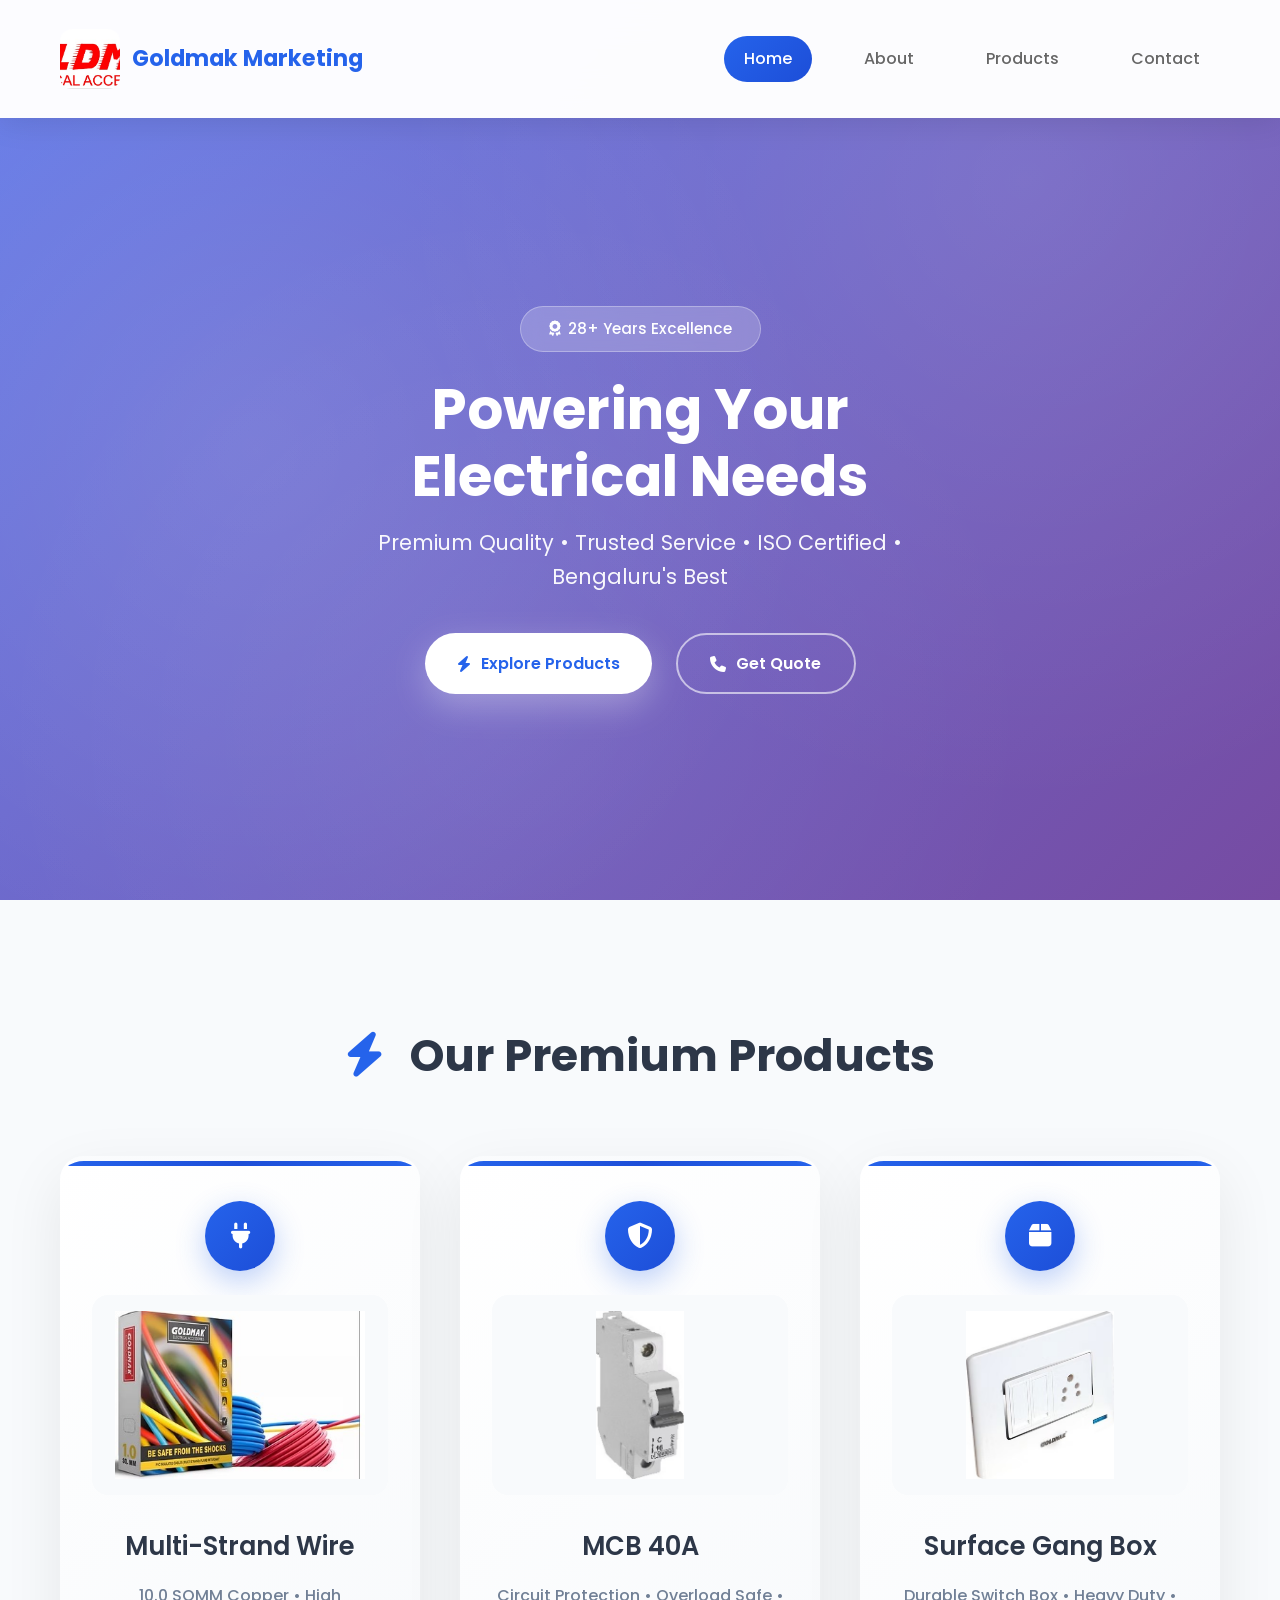
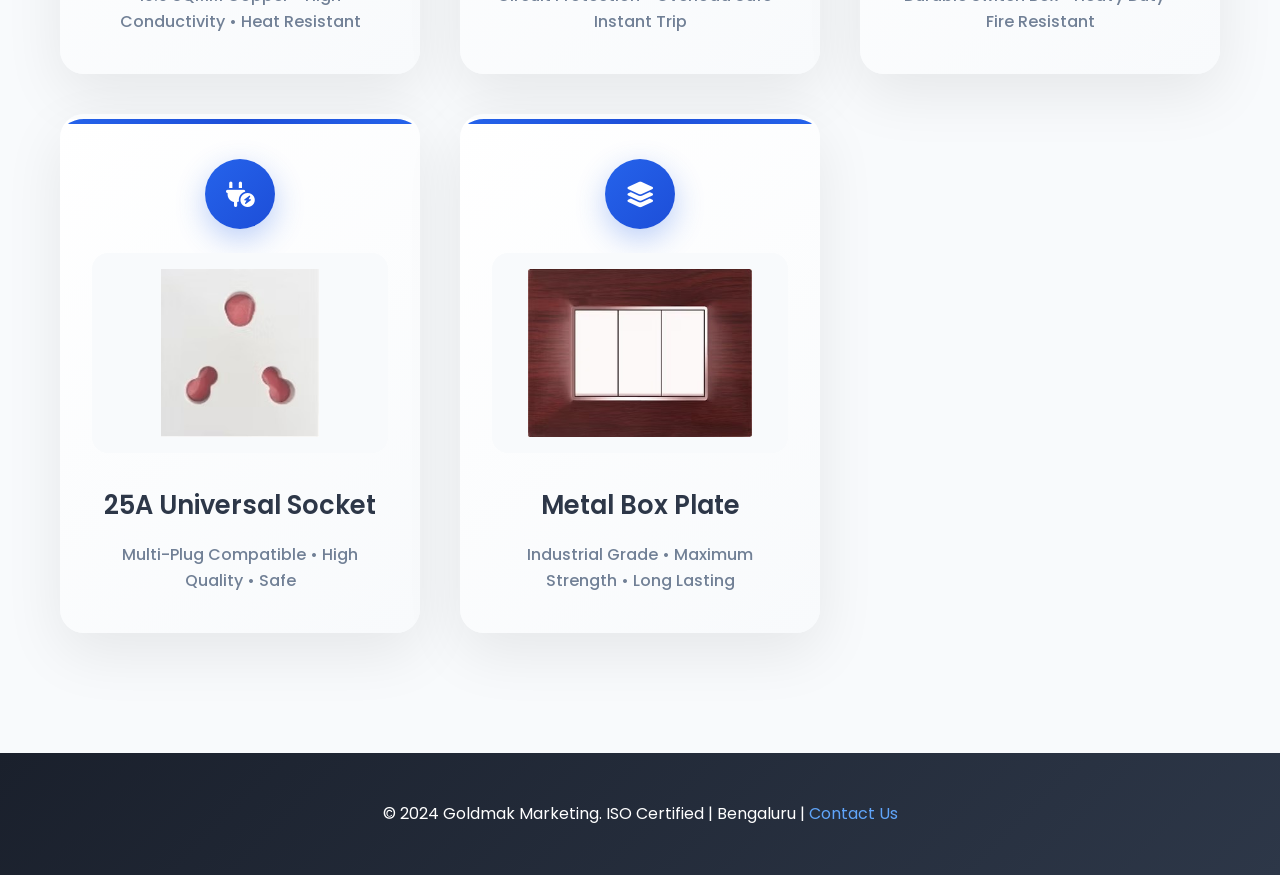
<file: index.html>
<!DOCTYPE html>
<html lang="en">
<head>
    <meta charset="UTF-8">
    <meta name="viewport" content="width=device-width, initial-scale=1.0">
    <title>Goldmak Marketing - Premium Electrical Products</title>
    <meta name="description" content="28+ Years Excellence | ISO Certified | Premium Wires, MCB, Sockets & More">
    
    <!-- CSS -->
    <link rel="stylesheet" href="style.css">
    
    <!-- Fonts -->
    <link href="https://fonts.googleapis.com/css2?family=Poppins:wght@300;400;600;700&display=swap" rel="stylesheet">
    
    <!-- Icons -->
    <link rel="stylesheet" href="https://cdnjs.cloudflare.com/ajax/libs/font-awesome/6.4.0/css/all.min.css">
</head>

<body>
<!-- HEADER -->
<header class="header">
    <div class="header-container">
        <a href="index.html" class="logo">
            <img src="images/goldmak.jpeg" alt="Goldmak Logo">
            <span>Goldmak Marketing</span>
        </a>

        <button class="menu-btn" onclick="toggleMenu()" aria-label="Toggle Menu">
            <i class="fas fa-bars"></i>
        </button>

        <nav id="menu" class="nav">
            <a href="index.html" class="nav-link active">Home</a>
            <a href="about.html" class="nav-link">About</a>
            <a href="#products" class="nav-link">Products</a>
            <a href="contact.html" class="nav-link">Contact</a>
        </nav>
    </div>
</header>

<!-- HERO SECTION -->
<section class="hero">
    <div class="hero-content">
        <div class="hero-badge">
            <i class="fas fa-award"></i> 28+ Years Excellence
        </div>
        <h1>Powering Your Electrical Needs</h1>
        <p>Premium Quality • Trusted Service • ISO Certified • Bengaluru's Best</p>

        <div class="hero-buttons">
            <a href="#products" class="btn btn-primary">
                <i class="fas fa-bolt"></i> Explore Products
            </a>
            <a href="contact.html" class="btn btn-secondary">
                <i class="fas fa-phone"></i> Get Quote
            </a>
        </div>
    </div>
</section>

<!-- PRODUCTS -->
<section class="products" id="products">
    <div class="container">
        <h2 class="section-title">
            <i class="fas fa-bolt"></i> Our Premium Products
        </h2>

        <div class="product-grid">
            <div class="card">
                <div class="card-icon"><i class="fas fa-plug"></i></div>
                <img src="images/multi stand wire.jpeg" alt="Multi Strand Wire" loading="lazy">
                <h3>Multi-Strand Wire</h3>
                <p>10.0 SQMM Copper • High Conductivity • Heat Resistant</p>
            </div>

            <div class="card">
                <div class="card-icon"><i class="fas fa-shield-alt"></i></div>
                <img src="images/mcb.jpeg" alt="MCB 40A" loading="lazy">
                <h3>MCB 40A</h3>
                <p>Circuit Protection • Overload Safe • Instant Trip</p>
            </div>

            <div class="card">
                <div class="card-icon"><i class="fas fa-box"></i></div>
                <img src="images/surface gang box.jpeg" alt="Surface Gang Box" loading="lazy">
                <h3>Surface Gang Box</h3>
                <p>Durable Switch Box • Heavy Duty • Fire Resistant</p>
            </div>

            <div class="card">
                <div class="card-icon"><i class="fas fa-plug-circle-bolt"></i></div>
                <img src="images/Universal socket.jpeg" alt="Universal Socket" loading="lazy">
                <h3>25A Universal Socket</h3>
                <p>Multi-Plug Compatible • High Quality • Safe</p>
            </div>

            <div class="card">
                <div class="card-icon"><i class="fas fa-layer-group"></i></div>
                <img src="images/metal box plate.jpeg" alt="Metal Box Plate" loading="lazy">
                <h3>Metal Box Plate</h3>
                <p>Industrial Grade • Maximum Strength • Long Lasting</p>
            </div>
        </div>
    </div>
</section>

<!-- FOOTER -->
<footer class="footer">
    <div class="container">
        <p>&copy; 2024 Goldmak Marketing. ISO Certified | Bengaluru | <a href="contact.html">Contact Us</a></p>
    </div>
</footer>

<!-- JS -->
<script src="script.js"></script>
</body>
</html>
</file>
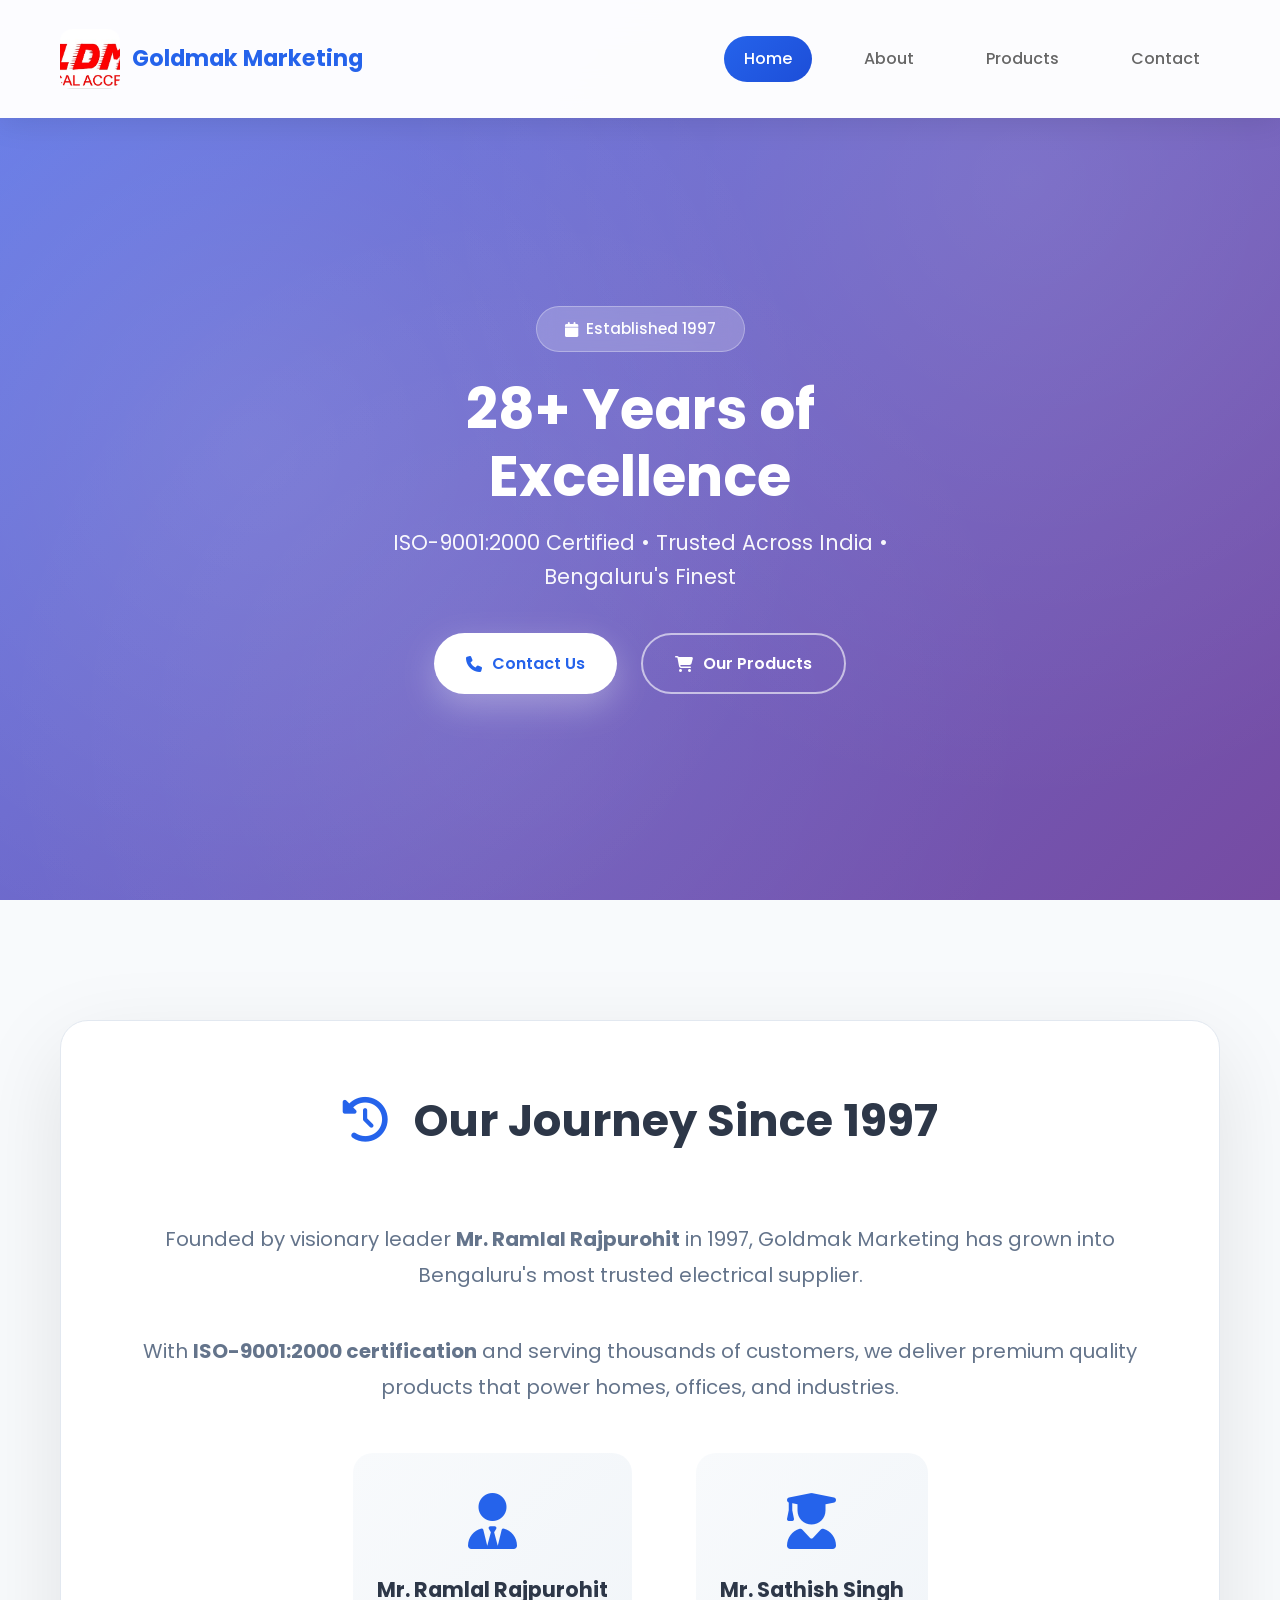
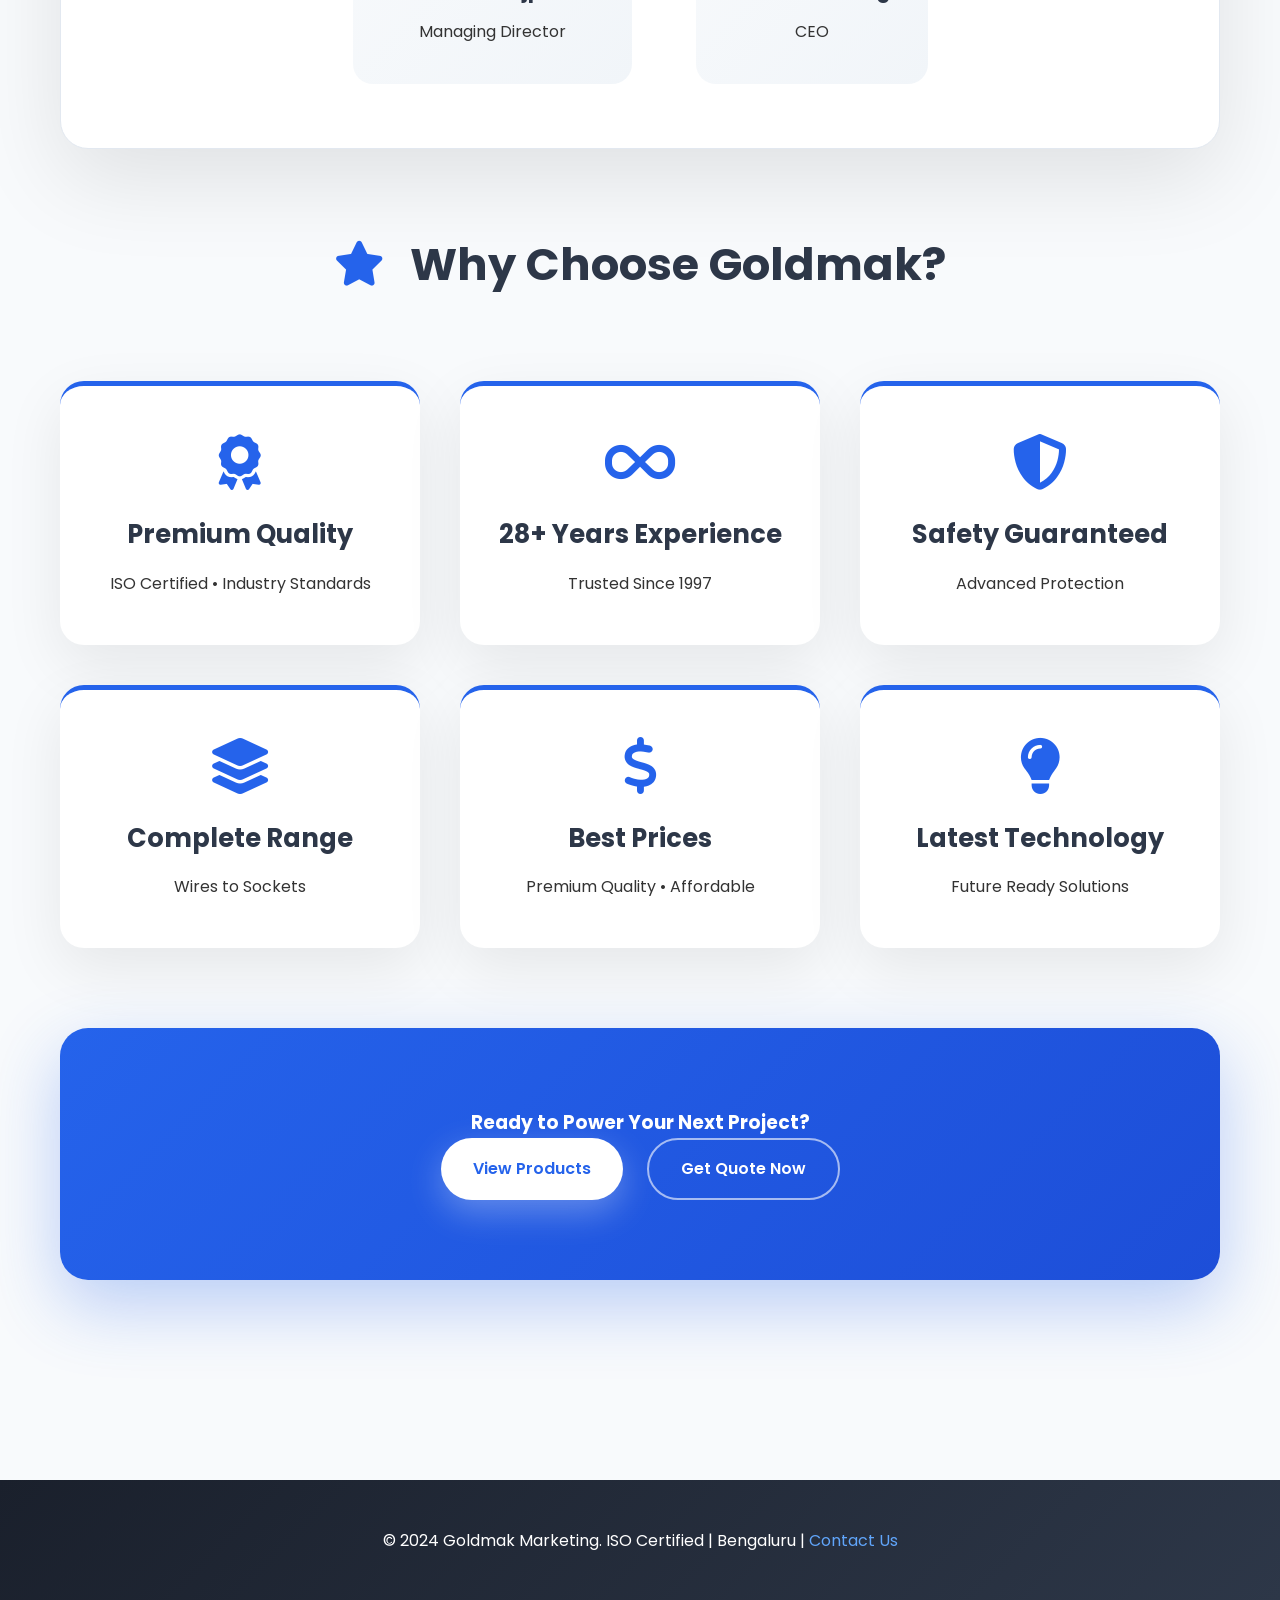
<file: about.html>
<!DOCTYPE html>
<html lang="en">
<head>
    <meta charset="UTF-8">
    <meta name="viewport" content="width=device-width, initial-scale=1.0">
    <title>About - Goldmak Marketing | 28+ Years Excellence</title>
    <meta name="description" content="Established 1997 | ISO-9001:2000 Certified | Trusted Electrical Supplier in Bengaluru">
    
    <!-- CSS -->
    <link rel="stylesheet" href="style.css">
    
    <!-- Fonts -->
    <link href="https://fonts.googleapis.com/css2?family=Poppins:wght@300;400;600;700&display=swap" rel="stylesheet">
    
    <!-- Icons -->
    <link rel="stylesheet" href="https://cdnjs.cloudflare.com/ajax/libs/font-awesome/6.4.0/css/all.min.css">
</head>

<body>
<!-- HEADER -->
<header class="header">
    <div class="header-container">
        <a href="index.html" class="logo">
            <img src="images/goldmak.jpeg" alt="Goldmak Logo">
            <span>Goldmak Marketing</span>
        </a>

        <button class="menu-btn" onclick="toggleMenu()" aria-label="Toggle Menu">
            <i class="fas fa-bars"></i>
        </button>

        <nav id="menu" class="nav">
            <a href="index.html" class="nav-link">Home</a>
            <a href="about.html" class="nav-link active">About</a>
            <a href="index.html#products" class="nav-link">Products</a>
            <a href="contact.html" class="nav-link">Contact</a>
        </nav>
    </div>
</header>

<!-- HERO -->
<section class="hero">
    <div class="hero-content">
        <div class="hero-badge">
            <i class="fas fa-calendar"></i> Established 1997
        </div>
        <h1>28+ Years of Excellence</h1>
        <p>ISO-9001:2000 Certified • Trusted Across India • Bengaluru's Finest</p>
        
        <div class="hero-buttons">
            <a href="contact.html" class="btn btn-primary">
                <i class="fas fa-phone"></i> Contact Us
            </a>
            <a href="index.html#products" class="btn btn-secondary">
                <i class="fas fa-shopping-cart"></i> Our Products
            </a>
        </div>
    </div>
</section>

<!-- ABOUT CONTENT -->
<section class="about-section">
    <div class="container">
        <!-- STORY -->
        <div class="story-card">
            <div class="story-content">
                <h2 class="section-title">
                    <i class="fas fa-history"></i> Our Journey Since 1997
                </h2>
                <p class="story-text">
                    Founded by visionary leader <strong>Mr. Ramlal Rajpurohit</strong> in 1997, 
                    Goldmak Marketing has grown into Bengaluru's most trusted electrical supplier.
                </p>
                <p class="story-text">
                    With <strong>ISO-9001:2000 certification</strong> and serving thousands of customers,
                    we deliver premium quality products that power homes, offices, and industries.
                </p>
                
                <div class="leaders">
                    <div class="leader">
                        <i class="fas fa-user-tie"></i>
                        <h4>Mr. Ramlal Rajpurohit</h4>
                        <p>Managing Director</p>
                    </div>
                    <div class="leader">
                        <i class="fas fa-user-graduate"></i>
                        <h4>Mr. Sathish Singh</h4>
                        <p>CEO</p>
                    </div>
                </div>
            </div>
        </div>

        <!-- STRENGTHS -->
        <h2 class="section-title">
            <i class="fas fa-star"></i> Why Choose Goldmak?
        </h2>
        <div class="strengths-grid">
            <div class="strength-card">
                <i class="fas fa-award"></i>
                <h4>Premium Quality</h4>
                <p>ISO Certified • Industry Standards</p>
            </div>
            <div class="strength-card">
                <i class="fas fa-infinity"></i>
                <h4>28+ Years Experience</h4>
                <p>Trusted Since 1997</p>
            </div>
            <div class="strength-card">
                <i class="fas fa-shield-alt"></i>
                <h4>Safety Guaranteed</h4>
                <p>Advanced Protection</p>
            </div>
            <div class="strength-card">
                <i class="fas fa-layer-group"></i>
                <h4>Complete Range</h4>
                <p>Wires to Sockets</p>
            </div>
            <div class="strength-card">
                <i class="fas fa-dollar-sign"></i>
                <h4>Best Prices</h4>
                <p>Premium Quality • Affordable</p>
            </div>
            <div class="strength-card">
                <i class="fas fa-lightbulb"></i>
                <h4>Latest Technology</h4>
                <p>Future Ready Solutions</p>
            </div>
        </div>

        <!-- CTA -->
        <div class="cta-section">
            <h3>Ready to Power Your Next Project?</h3>
            <div class="hero-buttons">
                <a href="index.html#products" class="btn btn-primary">View Products</a>
                <a href="contact.html" class="btn btn-secondary">Get Quote Now</a>
            </div>
        </div>
    </div>
</section>

<!-- FOOTER -->
<footer class="footer">
    <div class="container">
        <p>&copy; 2024 Goldmak Marketing. ISO Certified | Bengaluru | <a href="contact.html">Contact Us</a></p>
    </div>
</footer>

<!-- JS -->
<script src="script.js"></script>
</body>
</html>
</file>
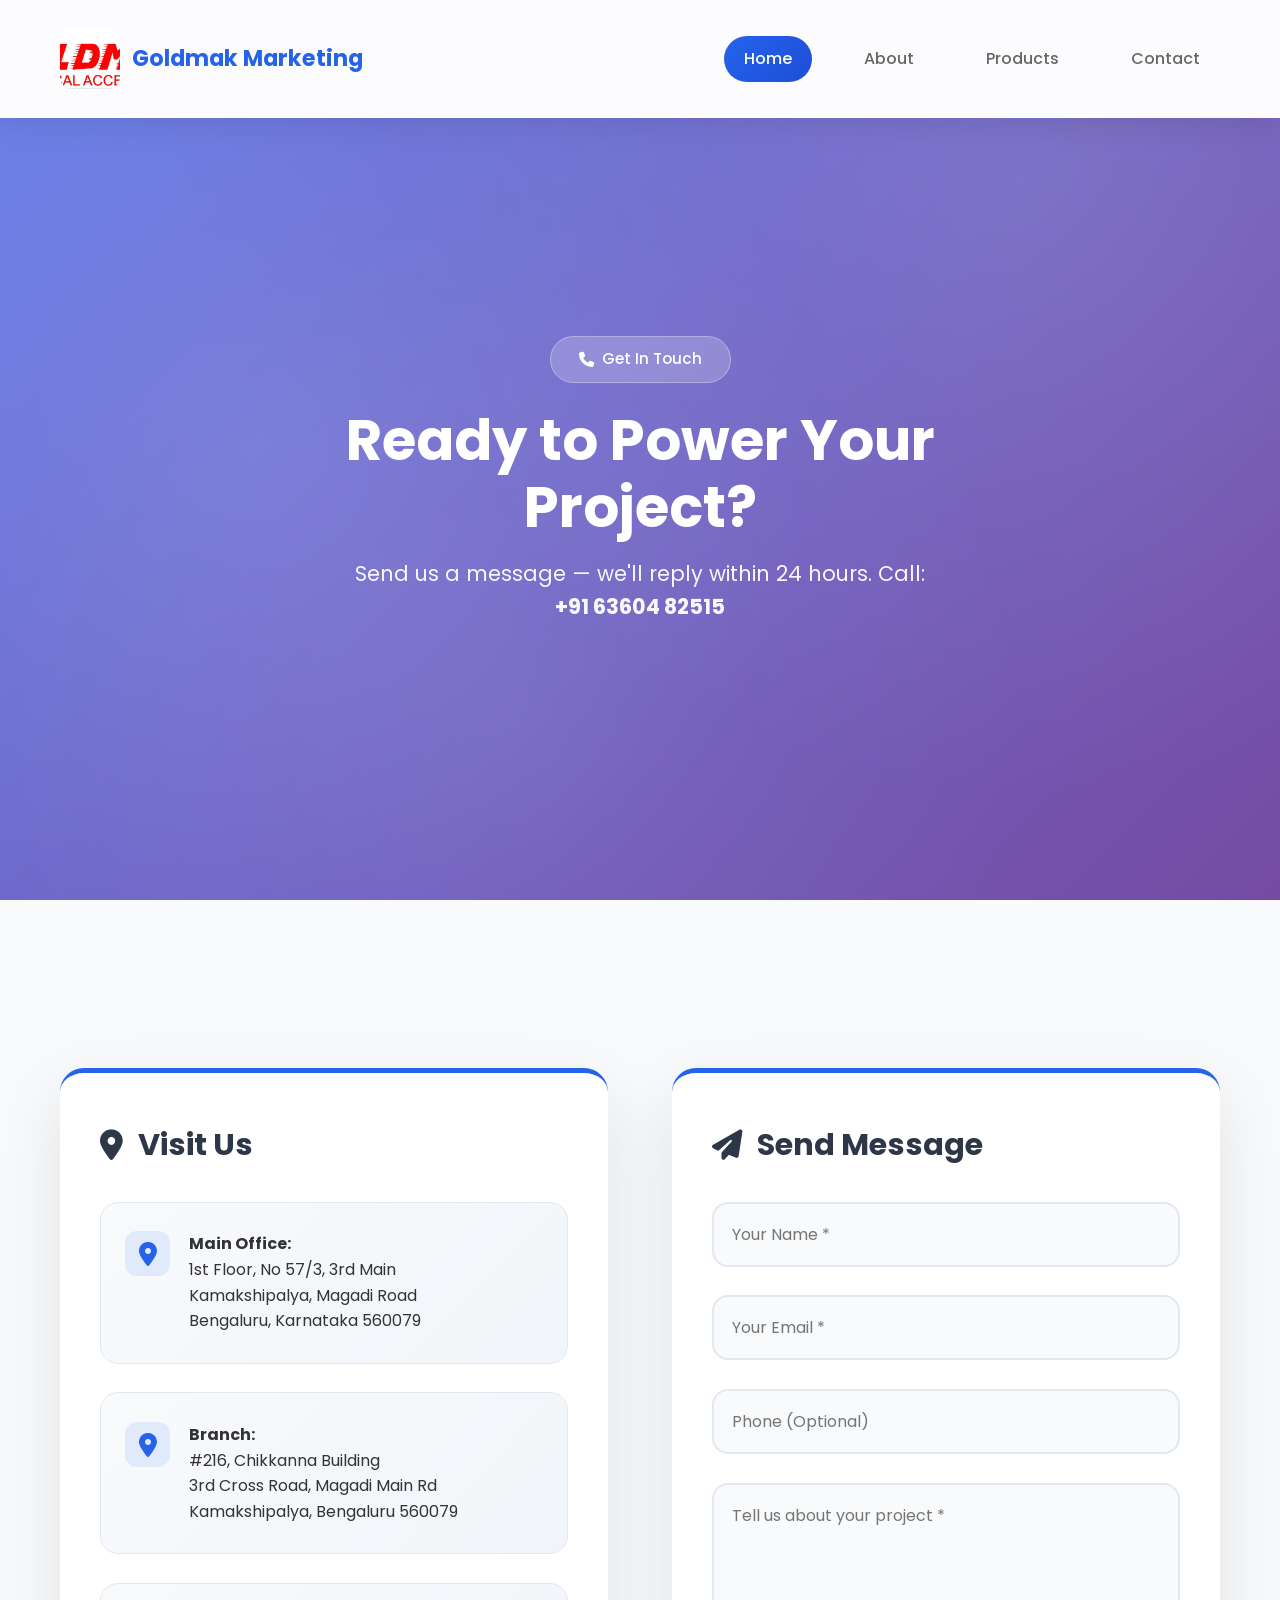
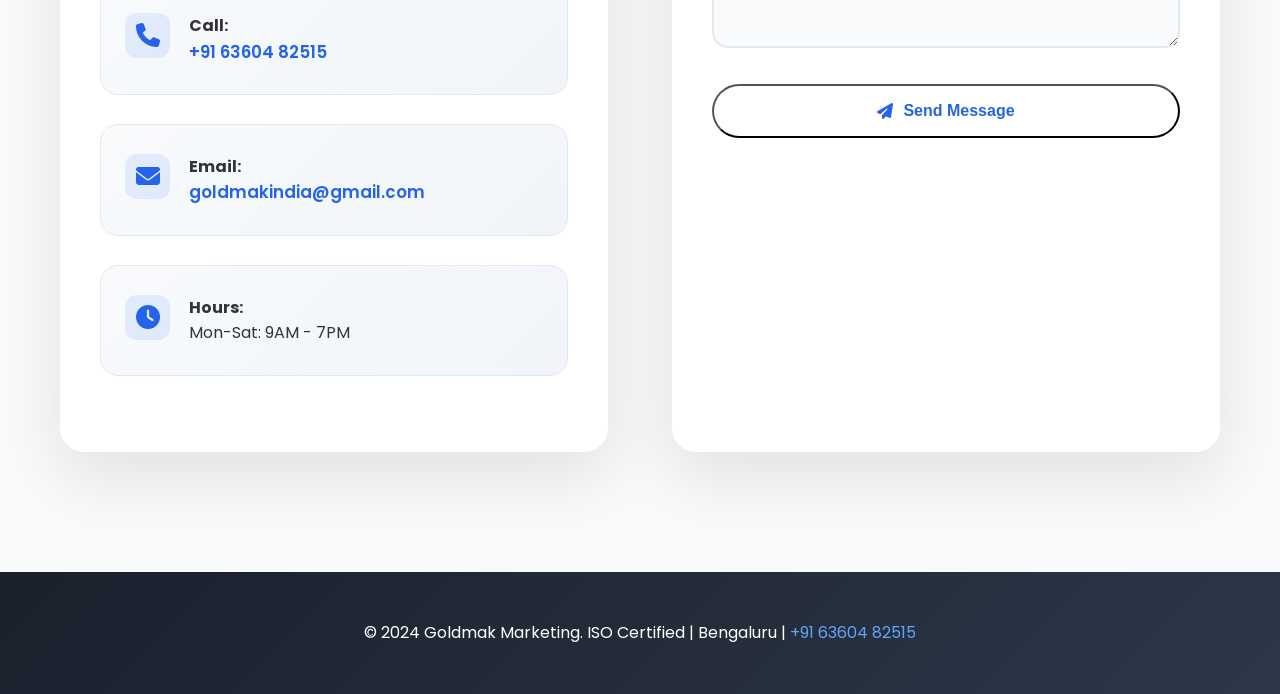
<file: contact.html>
<!DOCTYPE html>
<html lang="en">
<head>
    <meta charset="UTF-8">
    <meta name="viewport" content="width=device-width, initial-scale=1.0">
    <title>Contact - Goldmak Marketing | Bengaluru</title>
    <meta name="description" content="Contact Goldmak Marketing | +91 63604 82515 | Kamakshipalya, Bengaluru">
    
    <!-- CSS -->
    <link rel="stylesheet" href="style.css">
    
    <!-- Fonts -->
    <link href="https://fonts.googleapis.com/css2?family=Poppins:wght@300;400;600;700&display=swap" rel="stylesheet">
    
    <!-- Icons -->
    <link rel="stylesheet" href="https://cdnjs.cloudflare.com/ajax/libs/font-awesome/6.4.0/css/all.min.css">
</head>

<body>
<!-- HEADER -->
<header class="header">
    <div class="header-container">
        <a href="index.html" class="logo">
            <img src="images/goldmak.jpeg" alt="Goldmak Logo">
            <span>Goldmak Marketing</span>
        </a>

        <button class="menu-btn" onclick="toggleMenu()" aria-label="Toggle Menu">
            <i class="fas fa-bars"></i>
        </button>

        <nav id="menu" class="nav">
            <a href="index.html" class="nav-link">Home</a>
            <a href="about.html" class="nav-link">About</a>
            <a href="index.html#products" class="nav-link">Products</a>
            <a href="contact.html" class="nav-link active">Contact</a>
        </nav>
    </div>
</header>

<!-- HERO -->
<section class="hero">
    <div class="hero-content">
        <div class="hero-badge">
            <i class="fas fa-phone"></i> Get In Touch
        </div>
        <h1>Ready to Power Your Project?</h1>
        <p>Send us a message — we'll reply within 24 hours. Call: <strong>+91 63604 82515</strong></p>
    </div>
</section>

<!-- CONTACT SECTION -->
<section class="contact-section">
    <div class="container">
        <div class="contact-grid">
            <!-- CONTACT INFO -->
            <div class="contact-card">
                <h3><i class="fas fa-map-marker-alt"></i> Visit Us</h3>

                <div class="contact-item">
                    <i class="fas fa-location-dot"></i>
                    <div>
                        <strong>Main Office:</strong><br>
                        1st Floor, No 57/3, 3rd Main<br>
                        Kamakshipalya, Magadi Road<br>
                        Bengaluru, Karnataka 560079
                    </div>
                </div>

                <div class="contact-item">
                    <i class="fas fa-location-dot"></i>
                    <div>
                        <strong>Branch:</strong><br>
                        #216, Chikkanna Building<br>
                        3rd Cross Road, Magadi Main Rd<br>
                        Kamakshipalya, Bengaluru 560079
                    </div>
                </div>

                <div class="contact-item">
                    <i class="fas fa-phone"></i>
                    <div>
                        <strong>Call:</strong><br>
                        <a href="tel:+916360482515">+91 63604 82515</a>
                    </div>
                </div>

                <div class="contact-item">
                    <i class="fas fa-envelope"></i>
                    <div>
                        <strong>Email:</strong><br>
                        <a href="mailto:goldmakindia@gmail.com">goldmakindia@gmail.com</a>
                    </div>
                </div>

                <div class="contact-item">
                    <i class="fas fa-clock"></i>
                    <div>
                        <strong>Hours:</strong><br>
                        Mon-Sat: 9AM - 7PM
                    </div>
                </div>
            </div>

            <!-- CONTACT FORM -->
            <div class="contact-card">
                <h3><i class="fas fa-paper-plane"></i> Send Message</h3>

                <form onsubmit="return validateForm()">
                    <input type="text" id="name" placeholder="Your Name *" required>
                    <input type="email" id="email" placeholder="Your Email *" required>
                    <input type="tel" id="phone" placeholder="Phone (Optional)">
                    <textarea id="message" rows="5" placeholder="Tell us about your project *" required></textarea>
                    
                    <button type="submit" class="btn btn-primary full-width">
                        <i class="fas fa-paper-plane"></i> Send Message
                    </button>
                </form>
            </div>
        </div>
    </div>
</section>

<!-- FOOTER -->
<footer class="footer">
    <div class="container">
        <p>&copy; 2024 Goldmak Marketing. ISO Certified | Bengaluru | <a href="tel:+916360482515">+91 63604 82515</a></p>
    </div>
</footer>

<!-- JS -->
<script src="script.js"></script>
</body>
</html>
</file>
<file: style.css>
* {
    margin: 0;
    padding: 0;
    box-sizing: border-box;
}

body {
    font-family: 'Poppins', sans-serif;
    line-height: 1.6;
    color: #333;
    overflow-x: hidden;
}

/* HEADER - LOGO PERFECTLY FIXED */
.header {
    position: fixed;
    top: 0;
    left: 0;
    right: 0;
    background: rgba(255, 255, 255, 0.98);
    backdrop-filter: blur(20px);
    z-index: 1000;
    padding: 1.2rem 0;
    box-shadow: 0 4px 30px rgba(0,0,0,0.1);
    transition: all 0.3s ease;
}

.header-container {
    max-width: 1200px;
    margin: 0 auto;
    padding: 0 20px;
    display: flex;
    justify-content: space-between;
    align-items: center;
    min-height: 80px;
}

.logo {
    display: flex;
    align-items: center;
    gap: 12px;
    font-weight: 700;
    color: #2563eb;
    font-size: 1.4rem;
    text-decoration: none;
}

.logo img {
    width: 60px;
    height: 60px;
    border-radius: 12px;
    object-fit: cover;
    flex-shrink: 0;
}

.menu-btn {
    background: linear-gradient(135deg, #2563eb, #1d4ed8);
    color: white;
    border: none;
    padding: 14px;
    border-radius: 12px;
    cursor: pointer;
    font-size: 1.2rem;
    display: none;
    transition: all 0.3s ease;
}

.menu-btn:hover {
    transform: scale(1.05);
    box-shadow: 0 5px 20px rgba(37, 99, 235, 0.4);
}

.nav {
    display: flex;
    align-items: center;
    gap: 2rem;
    list-style: none;
}

.nav-link {
    text-decoration: none;
    color: #666;
    font-weight: 500;
    padding: 10px 20px;
    border-radius: 25px;
    transition: all 0.3s ease;
    display: block;
}

.nav-link:hover, .nav-link.active {
    background: linear-gradient(135deg, #2563eb, #1d4ed8);
    color: white !important;
}

/* HERO */
.hero {
    min-height: 100vh;
    background: linear-gradient(135deg, #667eea 0%, #764ba2 100%);
    display: flex;
    align-items: center;
    justify-content: center;
    text-align: center;
    color: white;
    position: relative;
    padding-top: 100px;
}

.hero::before {
    content: '';
    position: absolute;
    top: 0; left: 0; right: 0; bottom: 0;
    background-image: 
        radial-gradient(circle at 20% 50%, rgba(255,255,255,0.1) 0%, transparent 50%),
        radial-gradient(circle at 80% 20%, rgba(255,255,255,0.1) 0%, transparent 50%),
        radial-gradient(circle at 40% 80%, rgba(255,255,255,0.05) 0%, transparent 50%);
    pointer-events: none;
}

.hero-content {
    max-width: 700px;
    padding: 2rem;
    position: relative;
    z-index: 2;
}

.hero-badge {
    background: rgba(255,255,255,0.2);
    backdrop-filter: blur(10px);
    padding: 10px 28px;
    border-radius: 50px;
    display: inline-flex;
    align-items: center;
    gap: 8px;
    margin-bottom: 1.5rem;
    border: 1px solid rgba(255,255,255,0.3);
    font-weight: 500;
    font-size: 0.95rem;
}

.hero h1 {
    font-size: clamp(2.5rem, 5vw, 3.5rem);
    margin-bottom: 1rem;
    font-weight: 700;
    line-height: 1.2;
}

.hero p {
    font-size: 1.3rem;
    margin-bottom: 2.5rem;
    opacity: 0.95;
    max-width: 600px;
    margin-left: auto;
    margin-right: auto;
}

.hero-buttons {
    display: flex;
    gap: 1.5rem;
    justify-content: center;
    flex-wrap: wrap;
}

.btn {
    padding: 16px 32px;
    border-radius: 50px;
    text-decoration: none;
    font-weight: 600;
    font-size: 1rem;
    transition: all 0.3s ease;
    display: inline-flex;
    align-items: center;
    gap: 10px;
    min-width: 180px;
    justify-content: center;
    position: relative;
    overflow: hidden;
}

.btn-primary {
    background: white;
    color: #2563eb;
    box-shadow: 0 12px 35px rgba(255,255,255,0.3);
}

.btn-primary:hover {
    transform: translateY(-4px);
    box-shadow: 0 20px 45px rgba(255,255,255,0.4);
}

.btn-secondary {
    background: transparent;
    color: white;
    border: 2px solid rgba(255,255,255,0.6);
}

.btn-secondary:hover {
    background: rgba(255,255,255,0.15);
    border-color: rgba(255,255,255,0.8);
}

/* SECTIONS */
.products, .about-section, .contact-section {
    padding: 120px 0;
    background: #f8fafc;
}

.container {
    max-width: 1200px;
    margin: 0 auto;
    padding: 0 20px;
}

.section-title {
    text-align: center;
    font-size: clamp(2rem, 4vw, 2.8rem);
    margin-bottom: 4rem;
    color: #2d3748;
}

.section-title i {
    color: #2563eb;
    margin-right: 1rem;
}

/* PRODUCTS GRID */
.product-grid {
    display: grid;
    grid-template-columns: repeat(auto-fit, minmax(320px, 1fr));
    gap: 2.5rem;
}

.card {
    background: white;
    border-radius: 24px;
    padding: 2.5rem 2rem;
    text-align: center;
    box-shadow: 0 20px 60px rgba(0,0,0,0.08);
    transition: all 0.4s ease;
    position: relative;
    overflow: hidden;
    border-top: 5px solid transparent;
    background: linear-gradient(145deg, #ffffff, #f8fafc);
}

.card::before {
    content: '';
    position: absolute;
    top: 0;
    left: 0;
    right: 0;
    height: 5px;
    background: linear-gradient(90deg, #2563eb, #1d4ed8, #2563eb);
}

.card:hover {
    transform: translateY(-15px) scale(1.02);
    box-shadow: 0 35px 80px rgba(0,0,0,0.15);
    border-top-color: #2563eb;
}

.card-icon {
    width: 70px;
    height: 70px;
    background: linear-gradient(135deg, #2563eb, #1d4ed8);
    border-radius: 50%;
    display: flex;
    align-items: center;
    justify-content: center;
    margin: 0 auto 1.5rem;
    color: white;
    font-size: 1.6rem;
    box-shadow: 0 10px 30px rgba(37, 99, 235, 0.3);
}

.card img {
    width: 100%;
    height: 200px;
    object-fit: contain;
    border-radius: 16px;
    margin-bottom: 1.5rem;
    padding: 1rem;
    background: #f8fafc;
}

.card h3 {
    font-size: 1.6rem;
    margin-bottom: 1rem;
    color: #2d3748;
    font-weight: 600;
}

.card p {
    color: #718096;
    font-weight: 500;
    line-height: 1.6;
}

/* CONTACT - PERFECT GRID */
.contact-grid {
    display: grid;
    grid-template-columns: 1fr 1fr;
    gap: 4rem;
    margin-top: 3rem;
}

.contact-card {
    background: white;
    padding: 3rem 2.5rem;
    border-radius: 24px;
    box-shadow: 0 25px 70px rgba(0,0,0,0.1);
    transition: all 0.3s ease;
    border-top: 5px solid #2563eb;
}

.contact-card:hover {
    transform: translateY(-10px);
    box-shadow: 0 35px 90px rgba(0,0,0,0.15);
}

.contact-card h3 {
    font-size: 1.9rem;
    margin-bottom: 2rem;
    color: #2d3748;
    display: flex;
    align-items: center;
    gap: 15px;
}

.contact-item {
    display: flex;
    gap: 1.2rem;
    margin-bottom: 1.8rem;
    padding: 1.8rem 1.5rem;
    background: linear-gradient(135deg, #f8fafc, #f1f5f9);
    border-radius: 18px;
    transition: all 0.3s ease;
    border: 1px solid #e2e8f0;
}

.contact-item:hover {
    background: linear-gradient(135deg, #edf2f7, #e2e8f0);
    transform: translateX(10px);
    box-shadow: 0 10px 30px rgba(0,0,0,0.1);
}

.contact-item i {
    font-size: 1.5rem;
    color: #2563eb;
    width: 45px;
    height: 45px;
    display: flex;
    align-items: center;
    justify-content: center;
    background: rgba(37, 99, 235, 0.1);
    border-radius: 12px;
    flex-shrink: 0;
}

.contact-item a {
    color: #2563eb;
    text-decoration: none;
    font-weight: 600;
    font-size: 1.05rem;
}

.contact-item a:hover {
    text-decoration: underline;
    color: #1d4ed8;
}

input, textarea {
    width: 100%;
    padding: 18px;
    margin-bottom: 1.8rem;
    border: 2px solid #e2e8f0;
    border-radius: 16px;
    font-size: 1rem;
    font-family: inherit;
    transition: all 0.3s ease;
    background: #f8fafc;
}

input:focus, textarea:focus {
    outline: none;
    border-color: #2563eb;
    box-shadow: 0 0 0 4px rgba(37, 99, 235, 0.1);
    background: white;
    transform: translateY(-2px);
}

.full-width { width: 100%; }

/* ABOUT SPECIFIC */
.story-card {
    background: white;
    border-radius: 28px;
    padding: 4rem 3rem;
    margin-bottom: 5rem;
    box-shadow: 0 30px 90px rgba(0,0,0,0.1);
    border: 1px solid #e2e8f0;
}

.story-content {
    max-width: 1000px;
    margin: 0 auto;
}

.story-text {
    font-size: 1.25rem;
    color: #64748b;
    margin-bottom: 2.5rem;
    line-height: 1.8;
    text-align: center;
}

.leaders {
    display: flex;
    gap: 4rem;
    justify-content: center;
    margin-top: 3rem;
    flex-wrap: wrap;
}

.leader {
    text-align: center;
    padding: 2.5rem 1.5rem;
    background: linear-gradient(135deg, #f8fafc, #f1f5f9);
    border-radius: 20px;
    transition: all 0.3s ease;
    min-width: 220px;
}

.leader:hover {
    transform: translateY(-8px);
    box-shadow: 0 20px 50px rgba(0,0,0,0.1);
}

.leader i {
    font-size: 3.5rem;
    color: #2563eb;
    margin-bottom: 1.5rem;
    display: block;
}

.leader h4 {
    color: #2d3748;
    margin-bottom: 0.8rem;
    font-size: 1.3rem;
}

.strengths-grid {
    display: grid;
    grid-template-columns: repeat(auto-fit, minmax(320px, 1fr));
    gap: 2.5rem;
    margin: 5rem 0;
}

.strength-card {
    background: white;
    padding: 3rem 2rem;
    border-radius: 24px;
    text-align: center;
    box-shadow: 0 20px 60px rgba(0,0,0,0.08);
    transition: all 0.4s ease;
    border-top: 5px solid #2563eb;
}

.strength-card:hover {
    transform: translateY(-15px);
    box-shadow: 0 35px 80px rgba(0,0,0,0.15);
}

.strength-card i {
    font-size: 3.5rem;
    color: #2563eb;
    margin-bottom: 1.5rem;
    display: block;
}

.strength-card h4 {
    font-size: 1.6rem;
    color: #2d3748;
    margin-bottom: 1rem;
}

.cta-section {
    text-align: center;
    padding: 5rem 3rem;
    background: linear-gradient(135deg, #2563eb, #1d4ed8);
    color: white;
    border-radius: 28px;
    margin: 5rem 0;
    box-shadow: 0 25px 70px rgba(37, 99, 235, 0.3);
}

/* FOOTER */
.footer {
    background: linear-gradient(135deg, #1a202c, #2d3748);
    color: white;
    text-align: center;
    padding: 3rem 0;
}

.footer a {
    color: #60a5fa;
    text-decoration: none;
}

.footer a:hover {
    text-decoration: underline;
}

/* MOBILE RESPONSIVE - PERFECT */
@media (max-width: 768px) {
    .menu-btn { display: block; }
    
    .nav {
        position: fixed;
        top: 85px;
        right: -100%;
        width: 300px;
        height: calc(100vh - 85px);
        background: rgba(255,255,255,0.99);
        flex-direction: column;
        padding: 2.5rem 2rem;
        border-radius: 24px 0 0 24px;
        box-shadow: -15px 0 40px rgba(0,0,0,0.15);
        transition: right 0.4s cubic-bezier(0.25, 0.46, 0.45, 0.94);
        gap: 0;
        max-width: 90vw;
    }
    
    .nav.active {
        right: 0;
    }
    
    .nav-link {
        display: block;
        width: 100%;
        padding: 18px 24px;
        text-align: left;
        border-bottom: 1px solid #f1f5f9;
        margin-bottom: 0;
    }
    
    .nav-link:last-child {
        border-bottom: none;
        margin-top: auto;
        padding-top: 2rem;
    }
    
    .contact-grid {
        grid-template-columns: 1fr;
        gap: 2.5rem;
    }
    
    .leaders {
        flex-direction: column;
        gap: 2.5rem;
    }
    
    .hero-buttons {
        flex-direction: column;
        align-items: center;
    }
    
    .product-grid, .strengths-grid {
        grid-template-columns: 1fr;
        gap: 2rem;
    }
    
    .logo img {
        width: 55px;
        height: 55px;
    }
    
    .hero {
        padding-top: 110px;
        min-height: 90vh;
    }
}

@media (max-width: 480px) {
    .container { padding: 0 15px; }
    .hero-content { padding: 1.5rem; }
    .card, .contact-card { padding: 2rem 1.5rem; }
}
</file>
